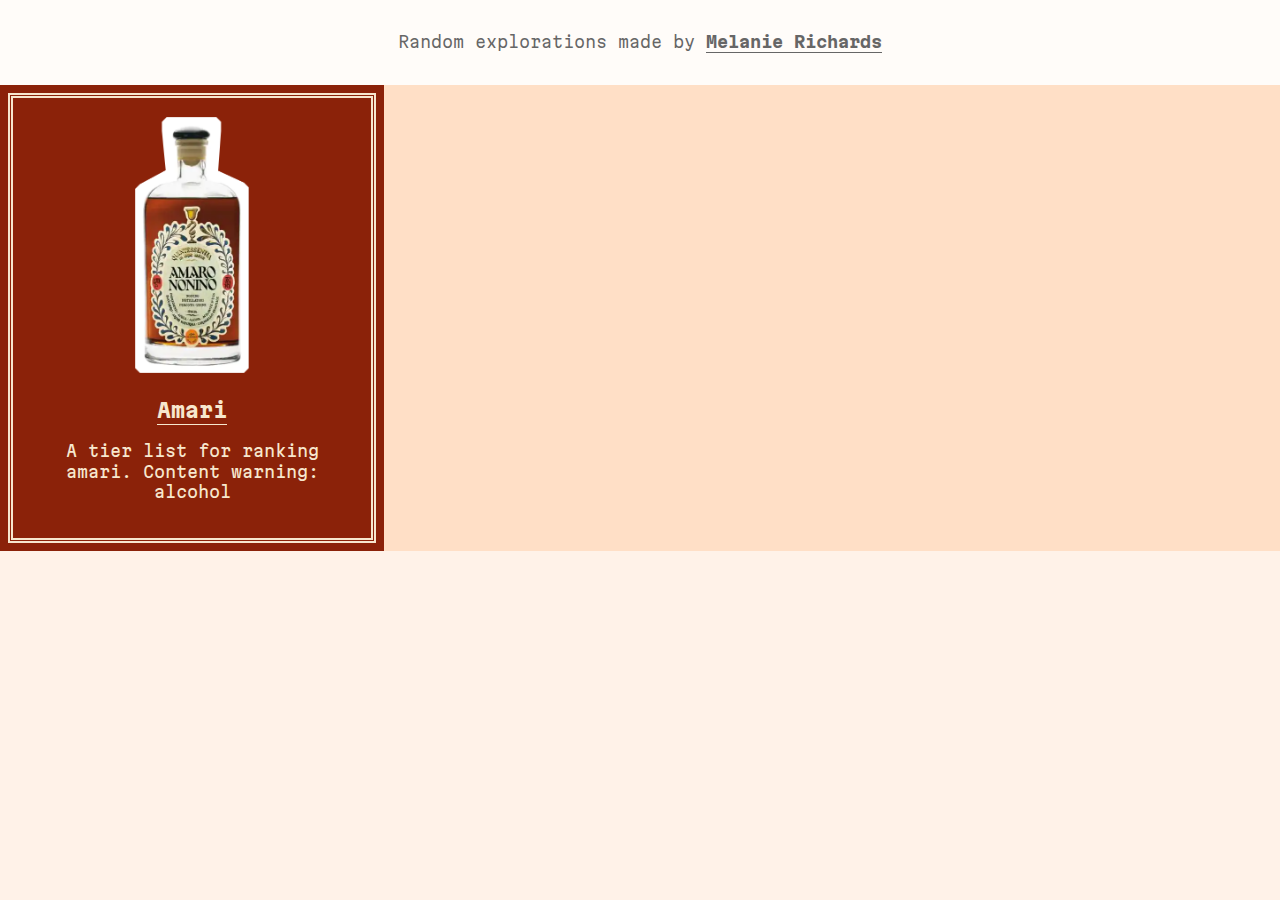
<file: index.html>
<!DOCTYPE html>
<html lang="en">
  <head>
    <meta charset="utf-8">
    <meta name="viewport" content="width=device-width, initial-scale=1">
    <title>Random Explorations by Melanie Richards</title>
    <meta name="robots" content="index, follow">
    <link rel="icon" href="assets/favicon.svg" type="image/svg+xml">
    <link rel="stylesheet" href="assets/style.css">
  </head>
  <body>
    <header>
      <h1>Random explorations made by <a href="https://melanie-richards.com">Melanie Richards</a></h1>
    </header>
    <main>
      <ul class="explorations">
        <li class="c-exploration c-exploration--amari">
          <img class="c-exploration__thumb" src="assets/thumbnails/nonino.webp" alt="A bottle of Amaro Nonino">
          <a class="c-exploration__title" href="amari/">Amari</a>
          <p class="c-exploration__desc">A tier list for ranking amari. Content warning: alcohol</p>
        </li>
      </ul>
    </main>
  </body>
</html>
</file>
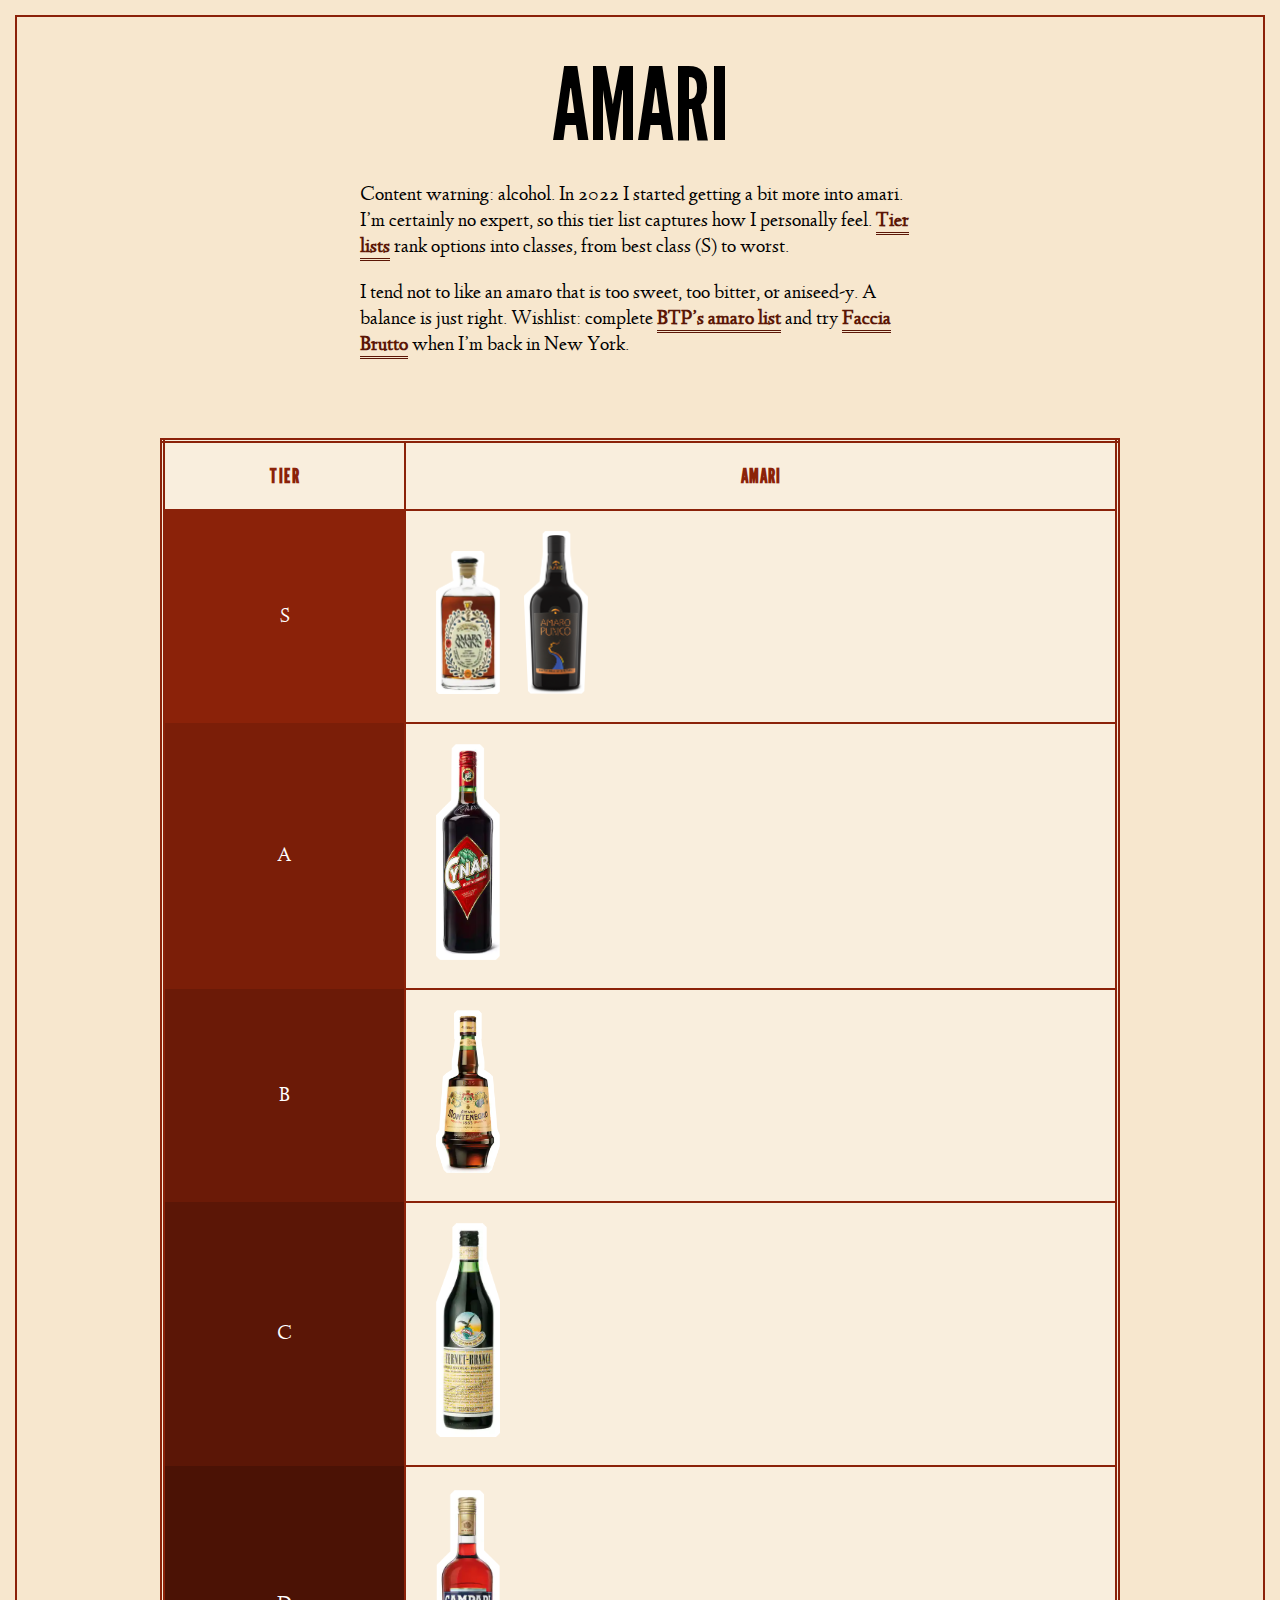
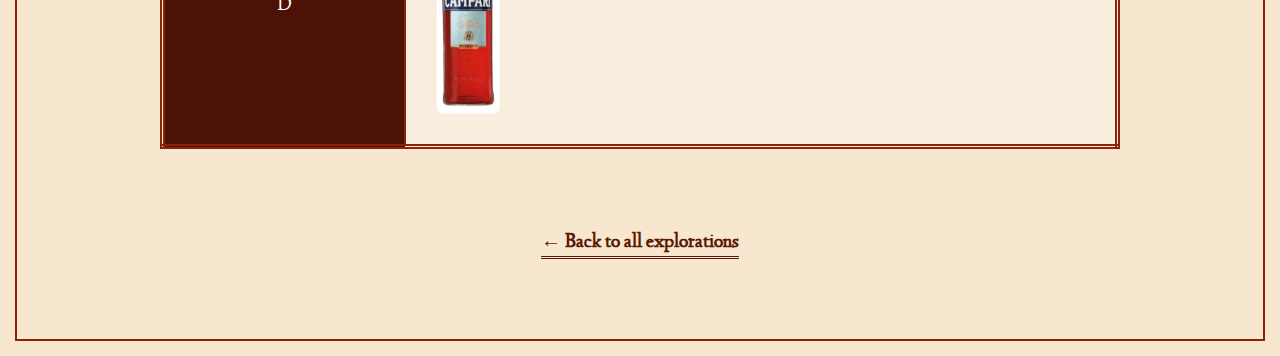
<file: amari/index.html>
<!DOCTYPE html>
<html lang="en">
  <head>
    <meta charset="utf-8">
    <meta name="viewport" content="width=device-width, initial-scale=1">
    <title>Amari | Random Explorations by Melanie Richards</title>
    <meta name="robots" content="index, follow">
    <link rel="icon" href="assets/favicon.svg" type="image/svg+xml">
    <link rel="stylesheet" href="../assets/scaffold.css">
    <link rel="stylesheet" href="assets/style.css">
  </head>
  <body>
    <header>
      <h1>Amari</h1>
    </header>
    <main>
      <div class="intro">
        <p>Content warning: alcohol. In 2022 I started getting a bit more into amari. I’m certainly no expert, so this tier list captures how I personally feel. <a href="https://en.wikipedia.org/wiki/Tier_list">Tier lists</a> rank options into classes, from best class (S) to worst.</p>
        <p>I tend not to like an amaro that is too sweet, too bitter, or aniseed-y. A balance is just right. Wishlist: complete <a href="https://punchdrink.com/articles/best-amaro-essential-amari-how-to-cocktail-recipes/">BTP’s amaro list</a> and try <a href="https://facciabruttospirits.com/">Faccia Brutto</a> when I’m back in New York.</p>
      </div>
      <table>
        <thead>
          <tr>
            <th>Tier</th>
            <th>Amari</th>
          </tr>
        </thead>
        <tbody>
          <tr>
            <td class="rank-s">S</td>
            <td>
              <ul class="c-amari-list">
                <li>
                  <a href="https://drizly.com/liquor/liqueur/amaro-nonino-quintessentia/p15290" title="Amaro Nonino">
                    <img src="assets/amaro/nonino.webp" alt="">
                  </a>
                </li>
                <li>
                  <a href="https://www.punico.it/?lang=en" title="Amaro Punico">
                    <img src="assets/amaro/punico.webp" alt="">
                  </a>
                </li>
              </ul>
            </td>
          </tr>
          <tr>
            <td class="rank-a">A</td>
            <td>
              <ul class="c-amari-list">
                <li>
                  <a href="https://drizly.com/liquor/liqueur/herbal-spice-liqueur/cynar/p2913" title="Cynar">
                    <img src="assets/amaro/cynar.webp" alt="">
                  </a>
                </li>
              </ul>
            </td>
          </tr>
          <tr>
            <td class="rank-b">B</td>
            <td>
              <ul class="c-amari-list">
                <li>
                  <a href="https://drizly.com/liquor/liqueur/amaro-montenegro-italian-liqueur/p5418" title="Montenegro">
                    <img src="assets/amaro/montenegro.webp" alt="">
                  </a>
                </li>
              </ul>
            </td>
          </tr>
          <tr>
            <td class="rank-c">C</td>
            <td>
              <ul class="c-amari-list">
                <li>
                  <a href="https://drizly.com/liquor/liqueur/herbal-spice-liqueur/fernet-branca/p3317" title="Fernet Branca">
                    <img src="assets/amaro/fernet-branca.webp" alt="">
                  </a>
                </li>
              </ul>
            </td>
          </tr>
          <tr>
            <td class="rank-d">D</td>
            <td>
              <ul class="c-amari-list">
                <li>
                  <a href="https://drizly.com/liquor/liqueur/herbal-spice-liqueur/campari/p2341" title="Campari">
                    <img src="assets/amaro/campari.webp" alt="">
                  </a>
                </li>
              </ul>
            </td>
          </tr>
        </tbody>
      </table>

      <a class="c-backlink" href="/">&larr; Back to all explorations</a>
    </main>
  </body>
</html>
</file>
<file: assets/style.css>
/*
 *  =============================================
 *  INDEX PAGE
 *  =============================================
 */

/*
 *  ---------------------------------------------
 *  FONTS
 *  ---------------------------------------------
 */

@font-face {
  font-family: 'Martian Mono';
  font-display: swap;
  font-weight: 700;
  src: url('MartianMono-Bold.woff2') format('woff2');
}

@font-face {
  font-family: 'Martian Mono';
  font-display: swap;
  font-weight: 400;
  src: url('MartianMono-Regular.woff2') format('woff2');
}

@font-face {
  font-family: 'Martian Mono';
  font-display: swap;
  font-weight: 300;
  src: url('MartianMono-Light.woff2') format('woff2');
}

/*
 *  ---------------------------------------------
 *  GLOBAL
 *  ---------------------------------------------
 */

html {
  font-size: 85%;
}

* {
  box-sizing: border-box;
}

body {
  background-color: #FFF2E8;
  color: #2b2b2b;
  display: flex;
  flex-direction: column;
  font-family: "Martian Mono", -apple-system, BlinkMacSystemFont, "Segoe UI", Roboto, Helvetica, Arial, sans-serif, "Apple Color Emoji", "Segoe UI Emoji", "Segoe UI Symbol";
  line-height: 1.3;
  margin: 0;
  min-height: 100vh;
  padding: 0;
}

:focus {
  outline: 2px solid #2b2b2b;
}

main:focus {
  outline: 0;
}

::selection {
  background: #2b2b2b;
  color: #fff;
}

::-moz-selection {
  background: #2b2b2b;
  color: #fff;
}

a:link, a:visited {
  border-bottom: 3px double;
  font-weight: 700;
  color: #5B1606;
}


a:link, a:visited {
  border-bottom: 1px solid;
  color: inherit;
  padding-bottom: 1px;
  text-decoration: none;
}

a:hover {
  background-color: #2b2b2b;
  border-color: transparent;
  color: #fff;
}

@media (min-width: 80em) {
  html {
    font-size: 100%;
  }
}

/*
 *  ---------------------------------------------
 *  HEADER
 *  ---------------------------------------------
 */

header {
  background-color: #FFFCF9;
  color: #666;
  padding: 2rem;
  text-align: center;
}

h1 {
  font-size: 1rem;
  font-weight: 300;
  margin: 0;
}

/*
 *  ---------------------------------------------
 *  GRID
 *  ---------------------------------------------
 */

.explorations {
  list-style: none;
  margin: 0;
  padding: 0;
}

.c-exploration {
  background: #fff;
  padding: 2rem;
  text-align: center;
}

.c-exploration__thumb {
  aspect-ratio: 1 / 1;
  display: block;
  object-fit: contain;
  margin: 0 auto;
  max-width: 16rem;
  position: relative;
  width: 100%;
  z-index: 2;
}

.c-exploration__title {
  display: inline-block;
  font-size: 1.25rem;
  font-weight: 700;
  margin-top: 1.5rem;
}

.c-exploration__title::after {
  content: "";
  display: block;
  height: 100%;
  left: 0;
  position: absolute;
  top: 0;
  width: 100%;
  z-index: 3;
}

.c-exploration__desc {
  position: relative;
  z-index: 4;
}

.c-exploration--amari {
  background-color: #8B2209;
  color: #f7e7ce;
  position: relative;
}

.c-exploration--amari::before {
  border: 5px double #f7e7ce;
  content: "";
  height: calc(100% - 1rem - 10px);
  left: .5rem;
  position: absolute;
  top: .5rem;
  width: calc(100% - 1rem - 10px);
  z-index: 1;
}

.c-exploration--amari a:hover {
  background-color: #f7e7ce;
  color: #8B2209;
}

.c-exploration--amari a:focus {
  outline: 2px solid #f7e7ce;
}

@media (min-width: 40rem) {
  .explorations {
    background-color: #FFDFC6;
    display: grid;
    /* Use this when there's more than one exploration */
    /* grid-template-columns: repeat(auto-fit, minmax(24rem, 1fr)); */
    grid-auto-columns: 24rem;
    grid-auto-rows: 1fr;
  }
}
</file>
<file: assets/scaffold.css>
/*
 *  =============================================
 *  STANDARD SCAFFOLD
 *  =============================================
 */

* {
  box-sizing: border-box;
  margin: 0;
  padding: 0;
}

body {
  line-height: 1.3;
}

a:link, a:visited {
  border-bottom: 1px solid;
  padding-bottom: 1px;
  text-decoration: none;
}

header,
main {
  text-align: center;
}

h1 {
  margin: 0;
  padding: 0;
}

.c-backlink {
  color: inherit;
  display: inline-block;
  margin: 2rem auto;
}

@media (min-width: 64rem) {
  main, .c-backlink {
    margin-top: 4rem;
  }
}
</file>
<file: amari/assets/style.css>
/*
 *  =============================================
 *  EXPLORATION: AMARI
 *  =============================================
 */

@font-face {
  font-family: 'Linden Hill';
  font-display: swap;
  font-weight: 400;
  src: url('LindenHill.woff') format('woff');
}

@font-face {
  font-family: 'League Gothic';
  font-display: swap;
  font-weight: 400;
  src: url('LeagueGothic-Regular.woff2') format('woff2');
}

html {
  background-color: #f7e7ce;
  font-size: 110%;
}

body {
  border: 2px solid #8B2209;
  display: flex;
  flex-direction: column;
  font-family: 'Linden Hill', Georgia, 'Times New Roman', Times, serif;
  margin: .75rem;
  min-height: calc(100vh - 1.5rem);
  padding: 2rem;
}

:focus {
  outline: 3px double #2b2b2b;
}

main:focus {
  outline: 0;
}

::selection {
  background: #2b2b2b;
  color: #f7e7ce;
}

::-moz-selection {
  background: #2b2b2b;
  color: #f7e7ce;
}

a:link, a:visited {
  border-bottom: 3px double;
  font-weight: 700;
  color: #5B1606;
}

a:hover,
a:focus {
  border-bottom: 3px solid;
}

main {
  margin-top: 1.25rem;
}

@media (min-width: 48rem) {
  html {
    font-size: 125%;
  }
}

/*
 *  ---------------------------------------------
 *  INTRO
 *  ---------------------------------------------
 */

h1 {
  font-family: 'League Gothic', 'Franklin Gothic Medium', 'Arial Narrow', Arial, sans-serif;
  font-size: 5rem;
  font-weight: 400;
  line-height: 1;
  text-transform: uppercase;
}

.intro {
  margin: 0 auto;
  max-width: 28rem;
  text-align: left;
}

.intro > * + * {
  margin-top: 1rem;
}

/*
 *  ---------------------------------------------
 *  TABLE
 *  ---------------------------------------------
 */

table {
  background-color: rgba(255, 255, 255, .3);
  border-collapse: collapse;
  border: 5px double #8B2209;
  margin: 2rem auto 0;
  width: 100%;
}

th, td {
  color: #2b2b2b;
  padding: 1rem;
}

th {
  border: 2px solid #8B2209;
  color: #8B2209;
  font-family: 'League Gothic', 'Franklin Gothic Medium', 'Arial Narrow', Arial, sans-serif;
  letter-spacing: .05rem;
  text-transform: uppercase;
}

td:first-child {
  color: #fff;
}

td:last-child {
  border: 2px solid #8B2209;
}

.rank-s {
  background-color: #8B2209;
}

.rank-a {
  background-color: #7B1E08;
}

.rank-b {
  background-color: #6B1A07;
}

.rank-c {
  background-color: #5B1606;
}

.rank-d {
  background-color: #4B1205;
}

.c-amari-list {
  list-style: none;
  text-align: left;
}

.c-amari-list li {
  display: inline-block;
  margin: 0 .5rem;
}

.c-amari-list a:link,
.c-amari-list a:visited,
.c-amari-list a:hover {
  border-bottom: 0;
  padding-bottom: 0;
}

.c-amari-list img {
  height: auto;
  transition: all 200ms ease-in-out;
  width: 64px;
}

.c-amari-list a:hover img {
  filter: drop-shadow(0 5px 5px rgba(0,0,0,.5));
  transform: scale(1.1) rotate(2deg);
}

.c-amari-list li:nth-child(even) a:hover img {
  transform: scale(1.1) rotate(-2deg);
}

@media (min-width: 64rem) {
  table {
    margin-top: 4rem;
    max-width: 100%;
    min-width: 48rem;
    width: auto;
  }
}
</file>
